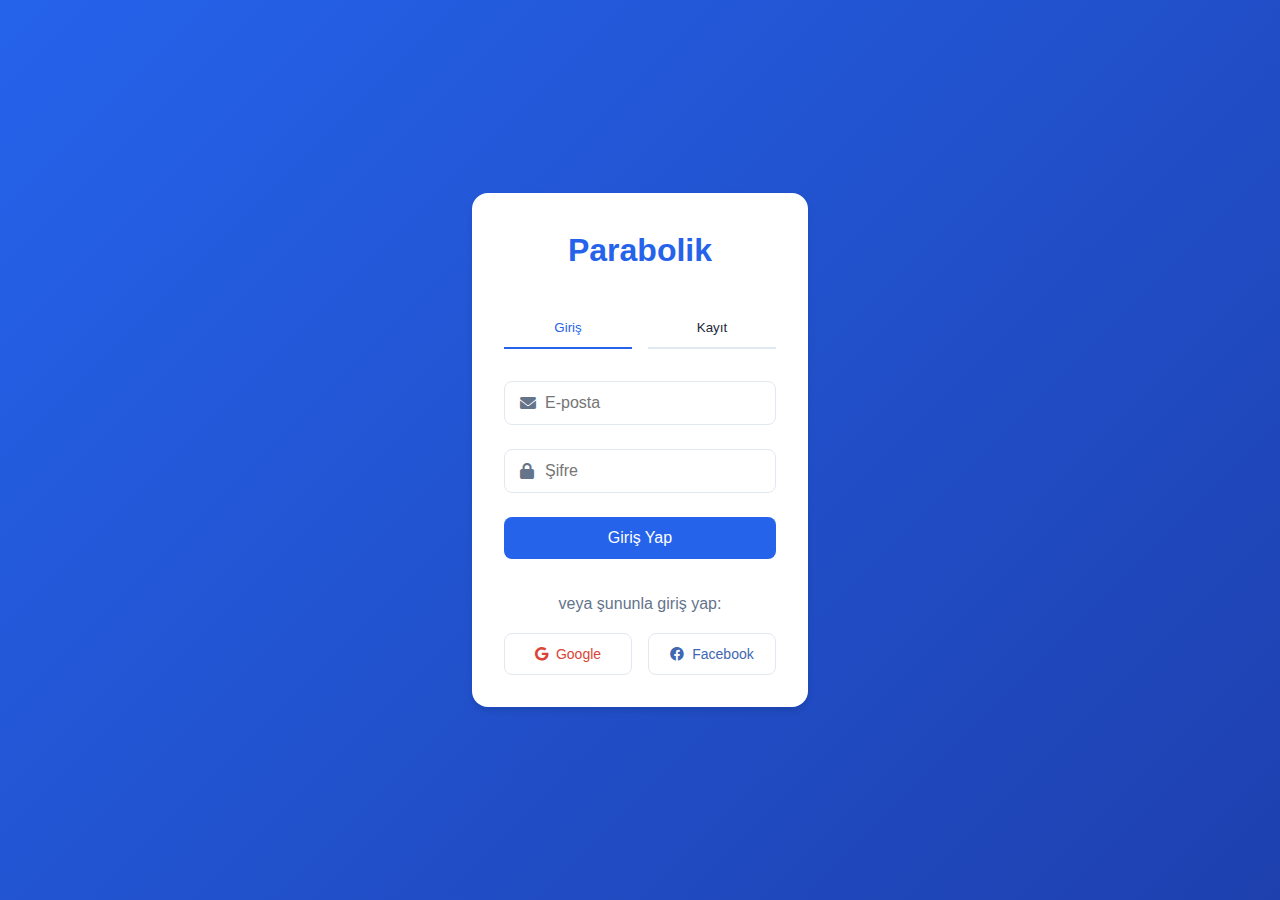
<file: auth.html>
<!DOCTYPE html>
<html lang="tr">
<head>
    <meta charset="UTF-8">
    <meta name="viewport" content="width=device-width, initial-scale=1.0">
    <title>Parabolik - Giriş/Kayıt</title>
    <link rel="stylesheet" href="style.css">
    <link rel="stylesheet" href="auth.css">
    <link rel="stylesheet" href="https://cdnjs.cloudflare.com/ajax/libs/font-awesome/6.0.0/css/all.min.css">
</head>
<body class="auth-body">
    <div class="auth-container">
        <div class="auth-box">
            <div class="logo">
                <h1>Parabolik</h1>
            </div>
            <div class="auth-tabs">
                <button class="auth-tab active" data-tab="login">Giriş</button>
                <button class="auth-tab" data-tab="register">Kayıt</button>
            </div>
            
            <!-- Giriş Formu -->
            <form id="login-form" class="auth-form active">
                <div class="form-group">
                    <i class="fas fa-envelope"></i>
                    <input type="email" placeholder="E-posta" required>
                </div>
                <div class="form-group">
                    <i class="fas fa-lock"></i>
                    <input type="password" placeholder="Şifre" required>
                </div>
                <button type="submit" class="auth-button">Giriş Yap</button>
                <div class="social-login">
                    <p>veya şununla giriş yap:</p>
                    <div class="social-buttons">
                        <button type="button" class="google-btn">
                            <i class="fab fa-google"></i> Google
                        </button>
                        <button type="button" class="facebook-btn">
                            <i class="fab fa-facebook"></i> Facebook
                        </button>
                    </div>
                </div>
            </form>
            
            <!-- Kayıt Formu -->
            <form id="register-form" class="auth-form">
                <div class="form-group">
                    <i class="fas fa-user"></i>
                    <input type="text" placeholder="Ad Soyad" required>
                </div>
                <div class="form-group">
                    <i class="fas fa-envelope"></i>
                    <input type="email" placeholder="E-posta" required>
                </div>
                <div class="form-group">
                    <i class="fas fa-lock"></i>
                    <input type="password" placeholder="Şifre" required>
                </div>
                <div class="form-group">
                    <i class="fas fa-lock"></i>
                    <input type="password" placeholder="Şifre Tekrar" required>
                </div>
                <button type="submit" class="auth-button">Kayıt Ol</button>
            </form>
        </div>
    </div>
    <script src="auth.js"></script>
</body>
</html>
</file>
<file: style.css>
/* Genel Stiller */
:root {
    --primary-color: #2563eb;
    --secondary-color: #1e40af;
    --background-color: #f8fafc;
    --text-color: #1e293b;
    --card-background: #ffffff;
    --border-color: #e2e8f0;
    --positive-color: #22c55e;
    --negative-color: #ef4444;
    --neutral-color: #64748b;
}

* {
    margin: 0;
    padding: 0;
    box-sizing: border-box;
}

body {
    font-family: 'Segoe UI', Tahoma, Geneva, Verdana, sans-serif;
    line-height: 1.6;
    color: var(--text-color);
    background-color: var(--background-color);
}

/* Header ve Navigasyon */
.navbar {
    background-color: var(--card-background);
    padding: 1rem 2rem;
    box-shadow: 0 2px 4px rgba(0, 0, 0, 0.1);
    display: flex;
    justify-content: space-between;
    align-items: center;
    position: sticky;
    top: 0;
    z-index: 1000;
}

.logo h1 {
    color: var(--primary-color);
    font-size: 1.8rem;
}

.nav-links {
    display: flex;
    list-style: none;
    gap: 2rem;
}

.nav-links a {
    text-decoration: none;
    color: var(--text-color);
    font-weight: 500;
    padding: 0.5rem 1rem;
    border-radius: 0.5rem;
    transition: all 0.3s ease;
}

.nav-links a:hover,
.nav-links a.active {
    background-color: var(--primary-color);
    color: white;
}

/* Ana İçerik */
main {
    max-width: 1200px;
    margin: 2rem auto;
    padding: 0 1rem;
}

.section {
    display: none;
    animation: fadeIn 0.5s ease;
}

.section.active {
    display: block;
}

/* Hero Bölümü */
.hero {
    text-align: center;
    padding: 4rem 0;
    background: linear-gradient(135deg, var(--primary-color), var(--secondary-color));
    color: white;
    border-radius: 1rem;
    margin-bottom: 2rem;
}

.hero h2 {
    font-size: 2.5rem;
    margin-bottom: 1rem;
}

.hero-buttons {
    display: flex;
    gap: 1rem;
    justify-content: center;
    margin: 2rem 0;
}

.hero-btn {
    display: inline-flex;
    align-items: center;
    gap: 0.5rem;
    padding: 1rem 2rem;
    border-radius: 0.5rem;
    font-weight: 500;
    text-decoration: none;
    transition: all 0.3s ease;
}

.hero-btn i {
    font-size: 1.2rem;
}

.hero-btn.primary {
    background-color: white;
    color: var(--primary-color);
}

.hero-btn.primary:hover {
    background-color: rgba(255, 255, 255, 0.9);
    transform: translateY(-2px);
}

.hero-btn.secondary {
    background-color: rgba(255, 255, 255, 0.1);
    color: white;
    border: 2px solid white;
}

.hero-btn.secondary:hover {
    background-color: rgba(255, 255, 255, 0.2);
    transform: translateY(-2px);
}

/* Hero Stats */
.hero-stats {
    display: grid;
    grid-template-columns: repeat(3, 1fr);
    gap: 2rem;
    margin-top: 2rem;
}

.stat-card {
    background-color: rgba(255, 255, 255, 0.1);
    padding: 1.5rem;
    border-radius: 0.5rem;
    text-align: center;
    backdrop-filter: blur(10px);
}

.stat-card i {
    font-size: 2rem;
    margin-bottom: 1rem;
}

.stat-value {
    display: block;
    font-size: 1.5rem;
    font-weight: bold;
    margin-bottom: 0.5rem;
}

.stat-label {
    font-size: 0.875rem;
    opacity: 0.8;
}

/* Market Kartları */
.market-cards {
    display: grid;
    grid-template-columns: repeat(auto-fit, minmax(250px, 1fr));
    gap: 1.5rem;
    margin-top: 2rem;
}

.market-card {
    background-color: var(--card-background);
    padding: 1.5rem;
    border-radius: 0.5rem;
    box-shadow: 0 2px 4px rgba(0, 0, 0, 0.1);
    transition: transform 0.3s ease, box-shadow 0.3s ease;
}

.market-card:hover {
    transform: translateY(-5px);
    box-shadow: 0 8px 16px rgba(0, 0, 0, 0.1);
}

.market-card h4 {
    color: var(--text-color);
    margin-bottom: 0.5rem;
}

.price {
    font-size: 1.5rem;
    font-weight: bold;
    margin-bottom: 0.5rem;
}

.change {
    font-weight: 500;
}

.change.positive {
    color: var(--positive-color);
}

.change.negative {
    color: var(--negative-color);
}

/* Portföy Bölümü */
.portfolio-container {
    display: grid;
    gap: 2rem;
}

.balance-card {
    background-color: var(--primary-color);
    color: white;
    padding: 2rem;
    border-radius: 0.5rem;
    text-align: center;
}

.balance {
    font-size: 2rem;
    font-weight: bold;
    margin-top: 0.5rem;
}

.trading-section {
    background-color: var(--card-background);
    padding: 2rem;
    border-radius: 0.5rem;
    box-shadow: 0 2px 4px rgba(0, 0, 0, 0.1);
}

#trading-form {
    display: grid;
    gap: 1rem;
    margin-top: 1rem;
}

#trading-form select,
#trading-form input {
    padding: 0.75rem;
    border: 1px solid var(--border-color);
    border-radius: 0.5rem;
    font-size: 1rem;
}

.trade-buttons {
    display: grid;
    grid-template-columns: 1fr 1fr;
    gap: 1rem;
}

.buy-btn,
.sell-btn {
    padding: 0.75rem;
    border: none;
    border-radius: 0.5rem;
    font-size: 1rem;
    font-weight: 500;
    cursor: pointer;
    transition: all 0.3s ease;
}

.buy-btn {
    background-color: var(--positive-color);
    color: white;
}

.sell-btn {
    background-color: var(--negative-color);
    color: white;
}

/* Tablolar */
table {
    width: 100%;
    border-collapse: collapse;
    margin-top: 1rem;
    background-color: var(--card-background);
    border-radius: 0.5rem;
    overflow: hidden;
}

th, td {
    padding: 1rem;
    text-align: left;
    border-bottom: 1px solid var(--border-color);
}

th {
    background-color: var(--primary-color);
    color: white;
    font-weight: 500;
}

/* Haberler Bölümü */
.news-grid {
    display: grid;
    grid-template-columns: repeat(auto-fit, minmax(300px, 1fr));
    gap: 2rem;
    margin-top: 2rem;
}

.news-card {
    background-color: var(--card-background);
    border-radius: 0.5rem;
    overflow: hidden;
    box-shadow: 0 2px 4px rgba(0, 0, 0, 0.1);
}

.news-card img {
    width: 100%;
    height: 200px;
    object-fit: cover;
}

.news-content {
    padding: 1.5rem;
}

.news-content h3 {
    margin-bottom: 1rem;
}

.read-more {
    display: inline-block;
    margin-top: 1rem;
    color: var(--primary-color);
    text-decoration: none;
    font-weight: 500;
}

/* Analizler Bölümü */
.analysis-grid {
    display: grid;
    grid-template-columns: repeat(auto-fit, minmax(300px, 1fr));
    gap: 2rem;
    margin-top: 2rem;
}

.analysis-card {
    background-color: var(--card-background);
    border-radius: 0.5rem;
    padding: 1.5rem;
    box-shadow: 0 2px 4px rgba(0, 0, 0, 0.1);
}

.analysis-header {
    display: flex;
    justify-content: space-between;
    align-items: center;
    margin-bottom: 1rem;
}

.trend {
    padding: 0.25rem 0.75rem;
    border-radius: 1rem;
    font-size: 0.875rem;
    font-weight: 500;
}

.trend.positive {
    background-color: rgba(34, 197, 94, 0.1);
    color: var(--positive-color);
}

.trend.negative {
    background-color: rgba(239, 68, 68, 0.1);
    color: var(--negative-color);
}

.trend.neutral {
    background-color: rgba(100, 116, 139, 0.1);
    color: var(--neutral-color);
}

.technical-info {
    margin-bottom: 1rem;
}

.expert-comment {
    font-style: italic;
    color: var(--neutral-color);
}

/* Footer */
footer {
    background-color: var(--card-background);
    padding: 3rem 2rem 1rem;
    margin-top: 4rem;
    box-shadow: 0 -2px 4px rgba(0, 0, 0, 0.1);
}

.footer-content {
    max-width: 1200px;
    margin: 0 auto;
    display: grid;
    grid-template-columns: repeat(auto-fit, minmax(250px, 1fr));
    gap: 2rem;
}

.footer-section h4 {
    color: var(--primary-color);
    margin-bottom: 1rem;
}

.social-links {
    display: flex;
    gap: 1rem;
    margin-top: 1rem;
}

.social-links a {
    color: var(--text-color);
    font-size: 1.5rem;
    transition: color 0.3s ease;
}

.social-links a:hover {
    color: var(--primary-color);
}

.footer-bottom {
    text-align: center;
    margin-top: 2rem;
    padding-top: 2rem;
    border-top: 1px solid var(--border-color);
}

/* Animasyonlar */
@keyframes fadeIn {
    from {
        opacity: 0;
        transform: translateY(10px);
    }
    to {
        opacity: 1;
        transform: translateY(0);
    }
}

/* Responsive Tasarım */
@media (max-width: 768px) {
    .navbar {
        flex-direction: column;
        padding: 1rem;
    }

    .nav-links {
        margin-top: 1rem;
        flex-wrap: wrap;
        justify-content: center;
        gap: 1rem;
    }

    .hero h2 {
        font-size: 2rem;
    }

    .market-cards,
    .news-grid,
    .analysis-grid {
        grid-template-columns: 1fr;
    }

    .footer-content {
        grid-template-columns: 1fr;
        text-align: center;
    }

    .social-links {
        justify-content: center;
    }
}

/* Kullanıcı Menüsü */
.user-menu {
    display: flex;
    align-items: center;
    gap: 1rem;
}

#user-name {
    color: var(--text-color);
    font-weight: 500;
}

.logout-btn {
    background: none;
    border: none;
    color: var(--text-color);
    font-size: 1.2rem;
    cursor: pointer;
    padding: 0.5rem;
    border-radius: 0.5rem;
    transition: all 0.3s ease;
}

.logout-btn:hover {
    background-color: var(--background-color);
    color: var(--primary-color);
}

/* Canlı Piyasa Verileri */
.live-market {
    margin-top: 2rem;
}

.market-tabs {
    display: flex;
    gap: 1rem;
    margin-bottom: 1.5rem;
}

.market-tab {
    padding: 0.75rem 1.5rem;
    border: none;
    background: none;
    color: var(--text-color);
    font-weight: 500;
    cursor: pointer;
    border-radius: 0.5rem;
    transition: all 0.3s ease;
}

.market-tab.active {
    background-color: var(--primary-color);
    color: white;
}

.market-section {
    display: none;
}

.market-section.active {
    display: block;
}

.market-grid {
    display: grid;
    grid-template-columns: repeat(auto-fit, minmax(300px, 1fr));
    gap: 1.5rem;
}

.market-header {
    display: flex;
    justify-content: space-between;
    align-items: center;
    margin-bottom: 1.5rem;
    position: relative;
    padding-bottom: 1rem;
    border-bottom: 1px solid var(--border-color);
}

.market-header h4 {
    color: var(--text-color);
    font-size: 1.1rem;
}

.market-change {
    position: absolute;
    top: 0;
    right: 0;
    padding: 0.5rem 1rem;
    border-radius: 2rem;
    font-weight: 500;
    font-size: 0.875rem;
}

.market-change.positive {
    background-color: rgba(34, 197, 94, 0.1);
    color: var(--positive-color);
}

.market-change.negative {
    background-color: rgba(239, 68, 68, 0.1);
    color: var(--negative-color);
}

.market-chart {
    height: 100px;
    margin-top: 1rem;
}

/* TradingView Widget */
.trading-view-container {
    margin-top: 2rem;
    background-color: var(--card-background);
    padding: 1.5rem;
    border-radius: 0.5rem;
    box-shadow: 0 2px 4px rgba(0, 0, 0, 0.1);
}

#tradingview-widget {
    height: 500px;
    margin-top: 1rem;
}

/* Responsive Tasarım Güncellemeleri */
@media (max-width: 768px) {
    .market-tabs {
        flex-wrap: wrap;
    }
    
    .market-tab {
        flex: 1;
        text-align: center;
    }
    
    .market-grid {
        grid-template-columns: 1fr;
    }
    
    #tradingview-widget {
        height: 300px;
    }
}

/* Market Header */
.market-header {
    display: flex;
    justify-content: space-between;
    align-items: center;
    margin-bottom: 1.5rem;
}

.market-filters {
    display: flex;
    gap: 0.5rem;
}

.filter-btn {
    padding: 0.5rem 1rem;
    border: none;
    background: none;
    color: var(--text-color);
    font-weight: 500;
    cursor: pointer;
    border-radius: 0.5rem;
    transition: all 0.3s ease;
}

.filter-btn.active {
    background-color: var(--primary-color);
    color: white;
}

/* Market Info */
.market-info {
    display: flex;
    align-items: center;
    gap: 1rem;
}

.asset-icon {
    width: 32px;
    height: 32px;
    border-radius: 50%;
}

.market-volume {
    font-size: 0.875rem;
    color: var(--neutral-color);
}

/* Market Stats */
.market-stats {
    display: grid;
    grid-template-columns: 1fr 1fr;
    gap: 1rem;
    margin: 1rem 0;
}

.stat {
    display: flex;
    flex-direction: column;
    gap: 0.25rem;
}

.stat .label {
    font-size: 0.875rem;
    color: var(--neutral-color);
}

.stat .value {
    font-weight: 500;
}

/* Company Info */
.company-info {
    margin: 1rem 0;
    padding: 1rem;
    background-color: var(--background-color);
    border-radius: 0.5rem;
}

.info-grid {
    display: grid;
    grid-template-columns: repeat(3, 1fr);
    gap: 1rem;
    margin-top: 0.5rem;
}

.info-item {
    display: flex;
    flex-direction: column;
    gap: 0.25rem;
}

.info-item .label {
    font-size: 0.875rem;
    color: var(--neutral-color);
}

.info-item .value {
    font-weight: 500;
}

/* Market News */
.market-news {
    margin-top: 1rem;
    padding-top: 1rem;
    border-top: 1px solid var(--border-color);
}

.market-news h5 {
    margin-bottom: 0.5rem;
    color: var(--text-color);
}

.news-list {
    list-style: none;
    padding: 0;
}

.news-list li {
    font-size: 0.875rem;
    color: var(--neutral-color);
    margin-bottom: 0.5rem;
    padding-left: 1rem;
    position: relative;
}

.news-list li::before {
    content: "•";
    position: absolute;
    left: 0;
    color: var(--primary-color);
}

/* Expert Analysis */
.expert-analysis {
    margin-top: 3rem;
}

.expert-info {
    display: flex;
    align-items: center;
    gap: 1rem;
    margin-top: 1rem;
}

.expert-avatar {
    width: 40px;
    height: 40px;
    border-radius: 50%;
    background: linear-gradient(135deg, #6366f1, #8b5cf6);
    color: white;
    display: flex;
    align-items: center;
    justify-content: center;
    font-size: 1.2rem;
}

.expert-info h4,
.expert-info h5 {
    margin: 0;
    font-size: 1rem;
    color: #1f2937;
}

.expert-title {
    font-size: 0.875rem;
    color: #6b7280;
}

.technical-indicators {
    display: grid;
    grid-template-columns: repeat(3, 1fr);
    gap: 1rem;
    margin: 1rem 0;
}

.indicator {
    display: flex;
    flex-direction: column;
    gap: 0.25rem;
    text-align: center;
    padding: 0.5rem;
    background-color: var(--background-color);
    border-radius: 0.5rem;
}

.indicator .label {
    font-size: 0.875rem;
    color: var(--neutral-color);
}

.indicator .value {
    font-weight: 500;
}

.indicator .value.positive {
    color: var(--positive-color);
}

.indicator .value.negative {
    color: var(--negative-color);
}

.analysis-text {
    margin: 1rem 0;
    font-style: italic;
    color: var(--text-color);
}

.analysis-targets {
    display: grid;
    grid-template-columns: 1fr 1fr;
    gap: 1rem;
    margin-top: 1rem;
}

.target {
    display: flex;
    flex-direction: column;
    gap: 0.25rem;
    text-align: center;
    padding: 0.5rem;
    background-color: var(--background-color);
    border-radius: 0.5rem;
}

.target .label {
    font-size: 0.875rem;
    color: var(--neutral-color);
}

.target .value {
    font-weight: 500;
}

/* Responsive Updates */
@media (max-width: 768px) {
    .hero-stats {
        grid-template-columns: 1fr;
    }
    
    .market-header {
        flex-direction: column;
        gap: 1rem;
    }
    
    .market-filters {
        width: 100%;
        overflow-x: auto;
        padding-bottom: 0.5rem;
    }
    
    .filter-btn {
        white-space: nowrap;
    }
    
    .info-grid {
        grid-template-columns: 1fr;
    }
    
    .technical-indicators {
        grid-template-columns: 1fr;
    }
}

/* Market İkonları */
.market-icon {
    font-size: 1.5rem;
    width: 40px;
    height: 40px;
    display: flex;
    align-items: center;
    justify-content: center;
    background: rgba(33, 150, 243, 0.1);
    border-radius: 50%;
    transition: all 0.3s ease;
    margin-right: 10px;
}

.market-icon:hover {
    transform: scale(1.1);
}

/* Stat İkonları */
.stat-icon {
    font-size: 1.5rem;
    width: 50px;
    height: 50px;
    display: flex;
    align-items: center;
    justify-content: center;
    background: linear-gradient(45deg, var(--primary-color), var(--secondary-color));
    border-radius: 50%;
    margin-right: 15px;
    transition: all 0.3s ease;
    color: white;
}

.stat-icon:hover {
    transform: rotate(360deg);
}

/* İkon Renkleri */
.fa-bitcoin {
    color: #F7931A;
}

.fa-ethereum {
    color: #627EEA;
}

.fa-dollar-sign {
    color: #85BB65;
}

.fa-euro-sign {
    color: #003399;
}

.fa-pound-sign {
    color: #B22222;
}

.fa-plane {
    color: #1E90FF;
}

.fa-university {
    color: #FFD700;
}

.fa-microchip {
    color: #00CED1;
}

/* İkon Animasyonları */
@keyframes pulse {
    0% {
        transform: scale(1);
    }
    50% {
        transform: scale(1.1);
    }
    100% {
        transform: scale(1);
    }
}

.market-icon {
    animation: pulse 2s infinite;
}

/* Responsive İkonlar */
@media (max-width: 768px) {
    .market-icon {
        font-size: 1.2rem;
        width: 35px;
        height: 35px;
    }

    .stat-icon {
        font-size: 1.2rem;
        width: 40px;
        height: 40px;
    }

    .expert-avatar {
        width: 35px;
        height: 35px;
        font-size: 1rem;
    }
}

/* Fikirler Bölümü */
.ideas-container {
    padding: 2rem 0;
}

.ideas-filters {
    display: flex;
    gap: 1rem;
    margin-bottom: 2rem;
    flex-wrap: wrap;
}

.ideas-grid {
    display: grid;
    grid-template-columns: repeat(auto-fit, minmax(350px, 1fr));
    gap: 2rem;
}

.idea-card {
    background-color: var(--card-background);
    border-radius: 1rem;
    padding: 1.5rem;
    box-shadow: 0 4px 6px rgba(0, 0, 0, 0.1);
    transition: transform 0.3s ease;
}

.idea-card:hover {
    transform: translateY(-5px);
}

.idea-header {
    display: flex;
    justify-content: space-between;
    align-items: center;
    margin-bottom: 1.5rem;
}

.idea-type {
    padding: 0.5rem 1rem;
    border-radius: 2rem;
    font-weight: 500;
    font-size: 0.875rem;
}

.idea-type.buy {
    background-color: rgba(34, 197, 94, 0.1);
    color: var(--positive-color);
}

.idea-type.sell {
    background-color: rgba(239, 68, 68, 0.1);
    color: var(--negative-color);
}

.idea-type.hold {
    background-color: rgba(100, 116, 139, 0.1);
    color: var(--neutral-color);
}

.idea-chart {
    height: 200px;
    margin-bottom: 1.5rem;
    background-color: var(--background-color);
    border-radius: 0.5rem;
}

.idea-analysis {
    display: flex;
    flex-direction: column;
    gap: 1.5rem;
}

.technical-indicators {
    display: grid;
    grid-template-columns: repeat(3, 1fr);
    gap: 1rem;
}

.indicator {
    background-color: var(--background-color);
    padding: 1rem;
    border-radius: 0.5rem;
    text-align: center;
}

.indicator .label {
    display: block;
    font-size: 0.875rem;
    color: var(--neutral-color);
    margin-bottom: 0.5rem;
}

.indicator .value {
    font-weight: 500;
    font-size: 1.125rem;
}

.indicator .value.positive {
    color: var(--positive-color);
}

.indicator .value.negative {
    color: var(--negative-color);
}

.indicator .value.neutral {
    color: var(--neutral-color);
}

.idea-targets {
    display: grid;
    grid-template-columns: 1fr 1fr;
    gap: 1rem;
}

.target {
    background-color: var(--background-color);
    padding: 1rem;
    border-radius: 0.5rem;
    text-align: center;
}

.target .label {
    display: block;
    font-size: 0.875rem;
    color: var(--neutral-color);
    margin-bottom: 0.5rem;
}

.target .value {
    font-weight: 500;
    font-size: 1.125rem;
}

.idea-text {
    font-size: 0.875rem;
    line-height: 1.6;
    color: var(--text-color);
    margin: 1rem 0;
    padding: 1rem;
    background-color: var(--background-color);
    border-radius: 0.5rem;
    border-left: 4px solid var(--primary-color);
}

.expert-info {
    display: flex;
    align-items: center;
    gap: 1rem;
    padding-top: 1rem;
    border-top: 1px solid var(--border-color);
}

.expert-avatar {
    width: 48px;
    height: 48px;
    border-radius: 50%;
    object-fit: cover;
}

.expert-title {
    font-size: 0.875rem;
    color: var(--neutral-color);
}

/* Responsive Tasarım */
@media (max-width: 768px) {
    .ideas-filters {
        justify-content: center;
    }
    
    .ideas-grid {
        grid-template-columns: 1fr;
    }
    
    .technical-indicators {
        grid-template-columns: 1fr;
    }
    
    .idea-targets {
        grid-template-columns: 1fr;
    }
    
    .idea-header {
        flex-direction: column;
        gap: 1rem;
        text-align: center;
    }
    
    .asset-info {
        flex-direction: column;
        align-items: center;
    }
}

/* Haber Detayları */
.news-item {
    display: flex;
    justify-content: space-between;
    align-items: center;
    padding: 0.75rem;
    border-radius: 0.5rem;
    cursor: pointer;
    transition: all 0.3s ease;
}

.news-item:hover {
    background-color: var(--background-color);
}

.news-title {
    font-weight: 500;
    color: var(--text-color);
}

.news-time {
    font-size: 0.875rem;
    color: var(--neutral-color);
}

/* Modal */
.modal {
    display: none;
    position: fixed;
    top: 0;
    left: 0;
    width: 100%;
    height: 100%;
    background-color: rgba(0, 0, 0, 0.5);
    z-index: 1000;
}

.modal-content {
    position: relative;
    background-color: var(--card-background);
    margin: 5% auto;
    padding: 2rem;
    width: 80%;
    max-width: 800px;
    border-radius: 1rem;
    box-shadow: 0 4px 6px rgba(0, 0, 0, 0.1);
}

.close-modal {
    position: absolute;
    top: 1rem;
    right: 1rem;
    font-size: 1.5rem;
    cursor: pointer;
    color: var(--neutral-color);
    transition: color 0.3s ease;
}

.close-modal:hover {
    color: var(--text-color);
}

.news-detail {
    margin-top: 1rem;
}

.news-detail-title {
    font-size: 1.5rem;
    color: var(--text-color);
    margin-bottom: 1rem;
}

.news-detail-meta {
    display: flex;
    gap: 1rem;
    margin-bottom: 1.5rem;
    color: var(--neutral-color);
    font-size: 0.875rem;
}

.news-detail-content {
    line-height: 1.8;
    color: var(--text-color);
    margin-bottom: 2rem;
}

.news-detail-expert {
    background-color: var(--background-color);
    padding: 1.5rem;
    border-radius: 0.5rem;
}

.news-detail-expert h4 {
    color: var(--primary-color);
    margin-bottom: 1rem;
}

.expert-opinion {
    display: flex;
    gap: 1rem;
    align-items: flex-start;
}

.expert-avatar {
    width: 64px;
    height: 64px;
    border-radius: 50%;
    object-fit: cover;
}

.expert-info {
    flex: 1;
}

.expert-name {
    font-weight: 500;
    color: var(--text-color);
    margin-bottom: 0.25rem;
}

.expert-title {
    font-size: 0.875rem;
    color: var(--neutral-color);
    margin-bottom: 0.5rem;
}

.expert-comment {
    font-style: italic;
    color: var(--text-color);
    line-height: 1.6;
}

/* Responsive Modal */
@media (max-width: 768px) {
    .modal-content {
        width: 95%;
        margin: 10% auto;
        padding: 1.5rem;
    }

    .expert-opinion {
        flex-direction: column;
        align-items: center;
        text-align: center;
    }

    .expert-avatar {
        width: 80px;
        height: 80px;
    }
}

/* Teknik Analiz Stilleri */
.technical-analysis {
    margin-top: 1rem;
    padding: 1rem;
    background-color: var(--background-color);
    border-radius: 0.5rem;
}

.technical-analysis h5 {
    color: var(--text-color);
    margin-bottom: 1rem;
    font-size: 1rem;
}

.analysis-grid {
    display: grid;
    grid-template-columns: repeat(3, 1fr);
    gap: 0.5rem;
}

.analysis-item {
    background-color: var(--card-background);
    padding: 0.75rem;
    border-radius: 0.5rem;
    text-align: center;
    box-shadow: 0 1px 3px rgba(0, 0, 0, 0.1);
}

.analysis-item .label {
    display: block;
    font-size: 0.75rem;
    color: var(--neutral-color);
    margin-bottom: 0.25rem;
}

.analysis-item .value {
    display: block;
    font-weight: 500;
    font-size: 1rem;
}

.analysis-item .value.positive {
    color: var(--positive-color);
}

.analysis-item .value.negative {
    color: var(--negative-color);
}

.analysis-item .value.neutral {
    color: var(--neutral-color);
}

/* Yeni Kripto Para İkonları */
.fa-circle-dot {
    color: #E6007A;
}

.fa-snowflake {
    color: #E84142;
}

/* Market Kartı Güncellemeleri */
.market-card {
    transition: transform 0.3s ease, box-shadow 0.3s ease;
}

.market-card:hover {
    transform: translateY(-5px);
    box-shadow: 0 8px 16px rgba(0, 0, 0, 0.1);
}

.market-header {
    position: relative;
    padding-bottom: 1rem;
    border-bottom: 1px solid var(--border-color);
}

.market-info {
    display: flex;
    align-items: center;
    gap: 1rem;
}

.market-icon {
    width: 40px;
    height: 40px;
    display: flex;
    align-items: center;
    justify-content: center;
    background: rgba(37, 99, 235, 0.1);
    border-radius: 50%;
    font-size: 1.5rem;
    transition: transform 0.3s ease;
}

.market-icon:hover {
    transform: scale(1.1);
}

.market-change {
    position: absolute;
    top: 0;
    right: 0;
    padding: 0.5rem 1rem;
    border-radius: 2rem;
    font-weight: 500;
    font-size: 0.875rem;
}

.market-change.positive {
    background-color: rgba(34, 197, 94, 0.1);
    color: var(--positive-color);
}

.market-change.negative {
    background-color: rgba(239, 68, 68, 0.1);
    color: var(--negative-color);
}

/* Responsive Tasarım Güncellemeleri */
@media (max-width: 768px) {
    .analysis-grid {
        grid-template-columns: 1fr;
    }

    .market-card {
        margin-bottom: 1rem;
    }

    .market-info {
        flex-direction: column;
        text-align: center;
    }

    .market-change {
        position: static;
        margin-top: 0.5rem;
    }
}

/* AI Sohbet Asistanı */
.chat-widget {
    position: fixed;
    bottom: 2rem;
    right: 2rem;
    z-index: 1000;
}

.chat-toggle {
    display: flex;
    align-items: center;
    gap: 0.5rem;
    padding: 1rem 1.5rem;
    background: linear-gradient(135deg, var(--primary-color), var(--secondary-color));
    color: white;
    border: none;
    border-radius: 2rem;
    cursor: pointer;
    box-shadow: 0 4px 6px rgba(0, 0, 0, 0.1);
    transition: transform 0.3s ease;
}

.chat-toggle:hover {
    transform: translateY(-2px);
}

.chat-toggle i {
    font-size: 1.2rem;
    display: flex;
    align-items: center;
    justify-content: center;
}

.chat-container {
    position: fixed;
    bottom: 5rem;
    right: 2rem;
    width: 350px;
    height: 500px;
    background-color: var(--card-background);
    border-radius: 1rem;
    box-shadow: 0 4px 6px rgba(0, 0, 0, 0.1);
    display: none;
    flex-direction: column;
    overflow: hidden;
}

.chat-container.active {
    display: flex;
}

.chat-header {
    display: flex;
    justify-content: space-between;
    align-items: center;
    padding: 1rem;
    background-color: var(--primary-color);
    color: white;
}

.chat-header h3 {
    font-size: 1.1rem;
    font-weight: 500;
}

.close-chat {
    background: none;
    border: none;
    color: white;
    cursor: pointer;
    font-size: 1.2rem;
}

.chat-messages {
    flex: 1;
    padding: 1rem;
    overflow-y: auto;
    display: flex;
    flex-direction: column;
    gap: 1rem;
}

.message {
    display: flex;
    gap: 0.5rem;
    max-width: 80%;
}

.message.user {
    margin-left: auto;
    flex-direction: row-reverse;
}

.message-content {
    display: flex;
    gap: 0.5rem;
    padding: 0.75rem 1rem;
    background-color: var(--background-color);
    border-radius: 1rem;
    box-shadow: 0 2px 4px rgba(0, 0, 0, 0.05);
}

.message.user .message-content {
    background-color: var(--primary-color);
    color: white;
}

.message-content i {
    font-size: 1.2rem;
    display: flex;
    align-items: center;
    justify-content: center;
    color: var(--primary-color);
}

.message.user .message-content i {
    color: white;
}

.message-content p {
    margin: 0;
    font-size: 0.9rem;
    line-height: 1.4;
}

.chat-input {
    display: flex;
    gap: 0.5rem;
    padding: 1rem;
    background-color: var(--card-background);
    border-top: 1px solid var(--border-color);
}

.chat-input input {
    flex: 1;
    padding: 0.75rem;
    border: 1px solid var(--border-color);
    border-radius: 0.5rem;
    font-size: 0.9rem;
}

.chat-input input:focus {
    outline: none;
    border-color: var(--primary-color);
}

.send-message {
    background-color: var(--primary-color);
    color: white;
    border: none;
    border-radius: 0.5rem;
    padding: 0.75rem;
    cursor: pointer;
    transition: background-color 0.3s ease;
}

.send-message:hover {
    background-color: var(--secondary-color);
}

/* Responsive Tasarım */
@media (max-width: 768px) {
    .chat-container {
        width: 100%;
        height: 100%;
        bottom: 0;
        right: 0;
        border-radius: 0;
    }

    .chat-toggle {
        bottom: 1rem;
        right: 1rem;
    }
}

/* Oyunlaştırma Stilleri */
.user-level-card {
    background: linear-gradient(135deg, var(--primary-color), var(--secondary-color));
    color: white;
    padding: 2rem;
    border-radius: 1rem;
    margin-bottom: 2rem;
    box-shadow: 0 4px 6px rgba(0, 0, 0, 0.1);
}

.level-info {
    display: flex;
    align-items: center;
    gap: 2rem;
}

.level-icon {
    font-size: 3rem;
    color: #FFD700;
}

.level-details h3 {
    font-size: 1.5rem;
    margin-bottom: 0.5rem;
}

.xp-bar {
    width: 200px;
    height: 8px;
    background: rgba(255, 255, 255, 0.2);
    border-radius: 4px;
    overflow: hidden;
    margin: 0.5rem 0;
}

.xp-progress {
    height: 100%;
    background: #FFD700;
    border-radius: 4px;
    transition: width 0.3s ease;
}

/* Günlük Görevler */
.tasks-grid {
    display: grid;
    grid-template-columns: repeat(auto-fit, minmax(300px, 1fr));
    gap: 1.5rem;
    margin-top: 1.5rem;
}

.task-card {
    background: var(--card-background);
    padding: 1.5rem;
    border-radius: 1rem;
    box-shadow: 0 2px 4px rgba(0, 0, 0, 0.1);
    display: flex;
    gap: 1rem;
    transition: transform 0.3s ease;
}

.task-card:hover {
    transform: translateY(-5px);
}

.task-icon {
    width: 48px;
    height: 48px;
    background: var(--background-color);
    border-radius: 50%;
    display: flex;
    align-items: center;
    justify-content: center;
    font-size: 1.5rem;
    color: var(--primary-color);
}

.task-info {
    flex: 1;
}

.task-info h4 {
    margin-bottom: 0.5rem;
    color: var(--text-color);
}

.task-info p {
    font-size: 0.875rem;
    color: var(--neutral-color);
    margin-bottom: 1rem;
}

.task-progress {
    display: flex;
    align-items: center;
    gap: 1rem;
    margin-bottom: 0.5rem;
}

.progress-bar {
    flex: 1;
    height: 6px;
    background: var(--background-color);
    border-radius: 3px;
    overflow: hidden;
}

.progress {
    height: 100%;
    background: var(--primary-color);
    border-radius: 3px;
    transition: width 0.3s ease;
}

.task-reward {
    font-size: 0.875rem;
    color: var(--positive-color);
    font-weight: 500;
}

/* Başarı Rozetleri */
.badges-grid {
    display: grid;
    grid-template-columns: repeat(auto-fit, minmax(200px, 1fr));
    gap: 1.5rem;
    margin-top: 1.5rem;
}

.badge-card {
    background: var(--card-background);
    padding: 1.5rem;
    border-radius: 1rem;
    text-align: center;
    box-shadow: 0 2px 4px rgba(0, 0, 0, 0.1);
    transition: transform 0.3s ease;
}

.badge-card:hover {
    transform: translateY(-5px);
}

.badge-card.locked {
    opacity: 0.5;
}

.badge-icon {
    width: 64px;
    height: 64px;
    background: var(--background-color);
    border-radius: 50%;
    display: flex;
    align-items: center;
    justify-content: center;
    font-size: 2rem;
    color: var(--primary-color);
    margin: 0 auto 1rem;
}

.badge-card h4 {
    color: var(--text-color);
    margin-bottom: 0.5rem;
}

.badge-card p {
    font-size: 0.875rem;
    color: var(--neutral-color);
}

/* Responsive Tasarım */
@media (max-width: 768px) {
    .level-info {
        flex-direction: column;
        text-align: center;
        gap: 1rem;
    }

    .xp-bar {
        width: 100%;
    }

    .tasks-grid,
    .badges-grid {
        grid-template-columns: 1fr;
    }

    .task-card {
        flex-direction: column;
        text-align: center;
    }

    .task-icon {
        margin: 0 auto;
    }
}

/* Bildirimler */
.notification {
    position: fixed;
    bottom: 2rem;
    right: 2rem;
    background: var(--card-background);
    padding: 1rem 1.5rem;
    border-radius: 0.5rem;
    box-shadow: 0 4px 6px rgba(0, 0, 0, 0.1);
    display: flex;
    align-items: center;
    gap: 1rem;
    animation: slideIn 0.3s ease, fadeOut 0.3s ease 2.7s;
    z-index: 1000;
}

.notification i {
    font-size: 1.5rem;
    color: var(--primary-color);
}

.notification p {
    margin: 0;
    font-weight: 500;
}

.notification.level-up {
    background: linear-gradient(135deg, var(--primary-color), var(--secondary-color));
    color: white;
}

.notification.level-up i {
    color: #FFD700;
}

.notification.achievement {
    background: linear-gradient(135deg, #6366f1, #8b5cf6);
    color: white;
}

.notification.achievement i {
    color: #FFD700;
}

@keyframes slideIn {
    from {
        transform: translateX(100%);
        opacity: 0;
    }
    to {
        transform: translateX(0);
        opacity: 1;
    }
}

@keyframes fadeOut {
    from {
        opacity: 1;
    }
    to {
        opacity: 0;
    }
}
</file>
<file: auth.css>
.auth-body {
    background: linear-gradient(135deg, var(--primary-color), var(--secondary-color));
    min-height: 100vh;
    display: flex;
    align-items: center;
    justify-content: center;
}

.auth-container {
    width: 100%;
    max-width: 400px;
    padding: 2rem;
}

.auth-box {
    background-color: var(--card-background);
    border-radius: 1rem;
    padding: 2rem;
    box-shadow: 0 4px 6px rgba(0, 0, 0, 0.1);
}

.auth-box .logo {
    text-align: center;
    margin-bottom: 2rem;
}

.auth-box .logo h1 {
    color: var(--primary-color);
    font-size: 2rem;
}

.auth-tabs {
    display: flex;
    gap: 1rem;
    margin-bottom: 2rem;
}

.auth-tab {
    flex: 1;
    padding: 0.75rem;
    border: none;
    background: none;
    color: var(--text-color);
    font-weight: 500;
    cursor: pointer;
    border-bottom: 2px solid var(--border-color);
    transition: all 0.3s ease;
}

.auth-tab.active {
    color: var(--primary-color);
    border-bottom-color: var(--primary-color);
}

.auth-form {
    display: none;
}

.auth-form.active {
    display: block;
}

.form-group {
    position: relative;
    margin-bottom: 1.5rem;
}

.form-group i {
    position: absolute;
    left: 1rem;
    top: 50%;
    transform: translateY(-50%);
    color: var(--neutral-color);
}

.form-group input {
    width: 100%;
    padding: 0.75rem 1rem 0.75rem 2.5rem;
    border: 1px solid var(--border-color);
    border-radius: 0.5rem;
    font-size: 1rem;
    transition: all 0.3s ease;
}

.form-group input:focus {
    border-color: var(--primary-color);
    outline: none;
    box-shadow: 0 0 0 3px rgba(37, 99, 235, 0.1);
}

.auth-button {
    width: 100%;
    padding: 0.75rem;
    background-color: var(--primary-color);
    color: white;
    border: none;
    border-radius: 0.5rem;
    font-size: 1rem;
    font-weight: 500;
    cursor: pointer;
    transition: all 0.3s ease;
}

.auth-button:hover {
    background-color: var(--secondary-color);
}

.social-login {
    margin-top: 2rem;
    text-align: center;
}

.social-login p {
    color: var(--neutral-color);
    margin-bottom: 1rem;
}

.social-buttons {
    display: grid;
    grid-template-columns: 1fr 1fr;
    gap: 1rem;
}

.social-buttons button {
    padding: 0.75rem;
    border: 1px solid var(--border-color);
    border-radius: 0.5rem;
    background: none;
    font-size: 0.875rem;
    cursor: pointer;
    transition: all 0.3s ease;
    display: flex;
    align-items: center;
    justify-content: center;
    gap: 0.5rem;
}

.google-btn {
    color: #DB4437;
}

.facebook-btn {
    color: #4267B2;
}

.social-buttons button:hover {
    background-color: var(--background-color);
}

@media (max-width: 480px) {
    .auth-container {
        padding: 1rem;
    }
    
    .auth-box {
        padding: 1.5rem;
    }
    
    .social-buttons {
        grid-template-columns: 1fr;
    }
}
</file>
